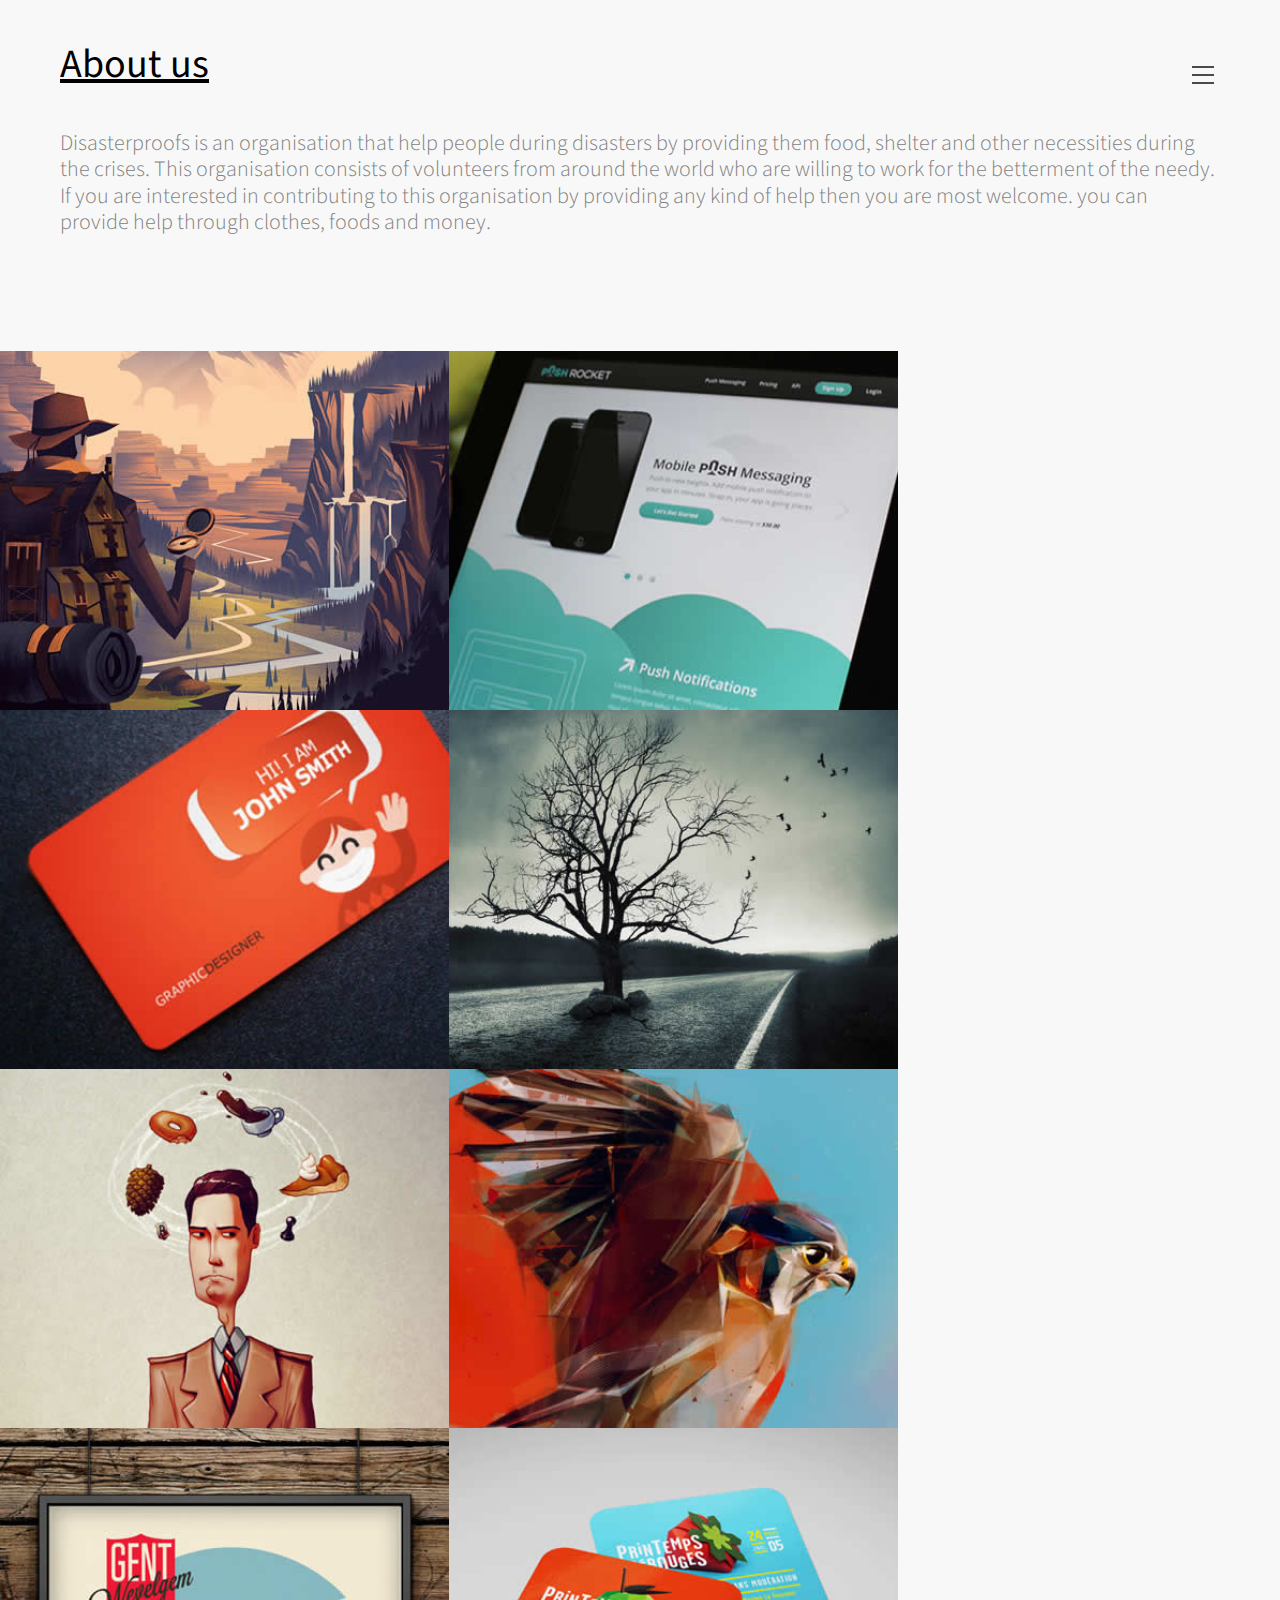
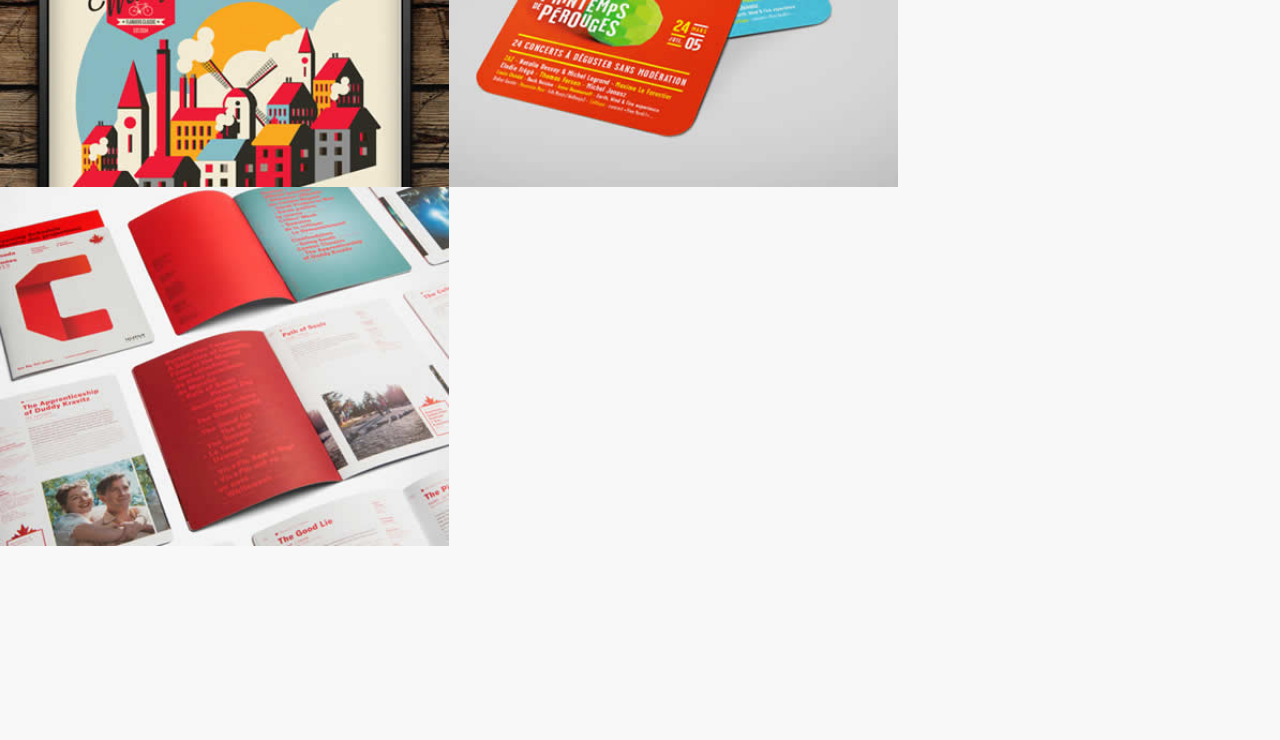
<file: Vihaan Hackathon/Vihaan2017HACKATHON-master/about us/index.html>
<!DOCTYPE html>
<html class="no-js">
<head>


    <!-- Meta info -->
    <meta http-equiv="Content-Type" content="text/html;charset=utf-8">
    <meta name="viewport" content="width=device-width, initial-scale=1.0">
    <title>About us</title>
    <meta content="" name="description">
    <meta name="author" content="">
    <meta name="format-detection" content="">

    <!-- Styles -->
    <link href='http://fonts.googleapis.com/css?family=Source+Sans+Pro:300,400,600' rel='stylesheet' type='text/css'>
    <link href="styles/main.css" rel="stylesheet" media="screen, print" type="text/css">
    <script src="lib/modernizr-2.6.2.js"></script>
</head>
<body>
    <div id="container" style="left: 0px;">
        <section id="content">
            
<header>
    <div id="pfd">
        <a href="index.html">
            <p class="what">About us</p>
        </a>
    </div>
    <div id="preamble" class="home">
        <div class="preamble">
	<h1>
		Disasterproofs is an organisation that help people during disasters by providing them food, shelter and other necessities during the crises.
		This organisation consists of volunteers from around the world who are willing to work for the betterment of the needy.
	
		If you are interested in contributing to this organisation by providing any kind of help then you are most welcome.
		you can provide help through clothes, foods and money.</h1>
	
<p>&nbsp;
	</p>

    </div>
</header>
<div id="our-work">
    <ul>
<li><img src="images/work/project-1.jpg" >
<img src="images/work/project-2.jpg" ></li>
<li><img src="images/work/project-3.jpg" ></li>
<li><img src="images/work/project-4.jpg" ></li>
<li><img src="images/work/project-5.jpg" ></li>
<li><img src="images/work/project-7.jpg" ></li><br>
<li><img src="images/work/project-8.jpg" ></li>
<li><img src="images/work/project-9.jpg" ></li>
<li><img src="images/work/project-10.jpg"></li>
<li><img src="images/work/project-11.jpg"></li>
</ul>
</div>

    
    
    <nav id="toc">
        <ul>
            <li>
                <a class="active" href="index.html">Members.</a></li>
            <li>
                <a href="..\prac.html">Home.</a></li>
            <li>
                <a href="..\login1.php">Login.</a></li>
        </ul>
	</nav>
       
       
    
    
    
    <script src="ajax/jquery-1.11.0.min.js"></script>
    <script src="scripts/pyaari-main.1.0.js"></script>
    <script src="scripts/pyaari-menu.1.0.js"></script>
    <script>
        $(document).ready(function () {
            PfdMenu._ctor();
        });
    </script>
    




</body>
</html>
</file>
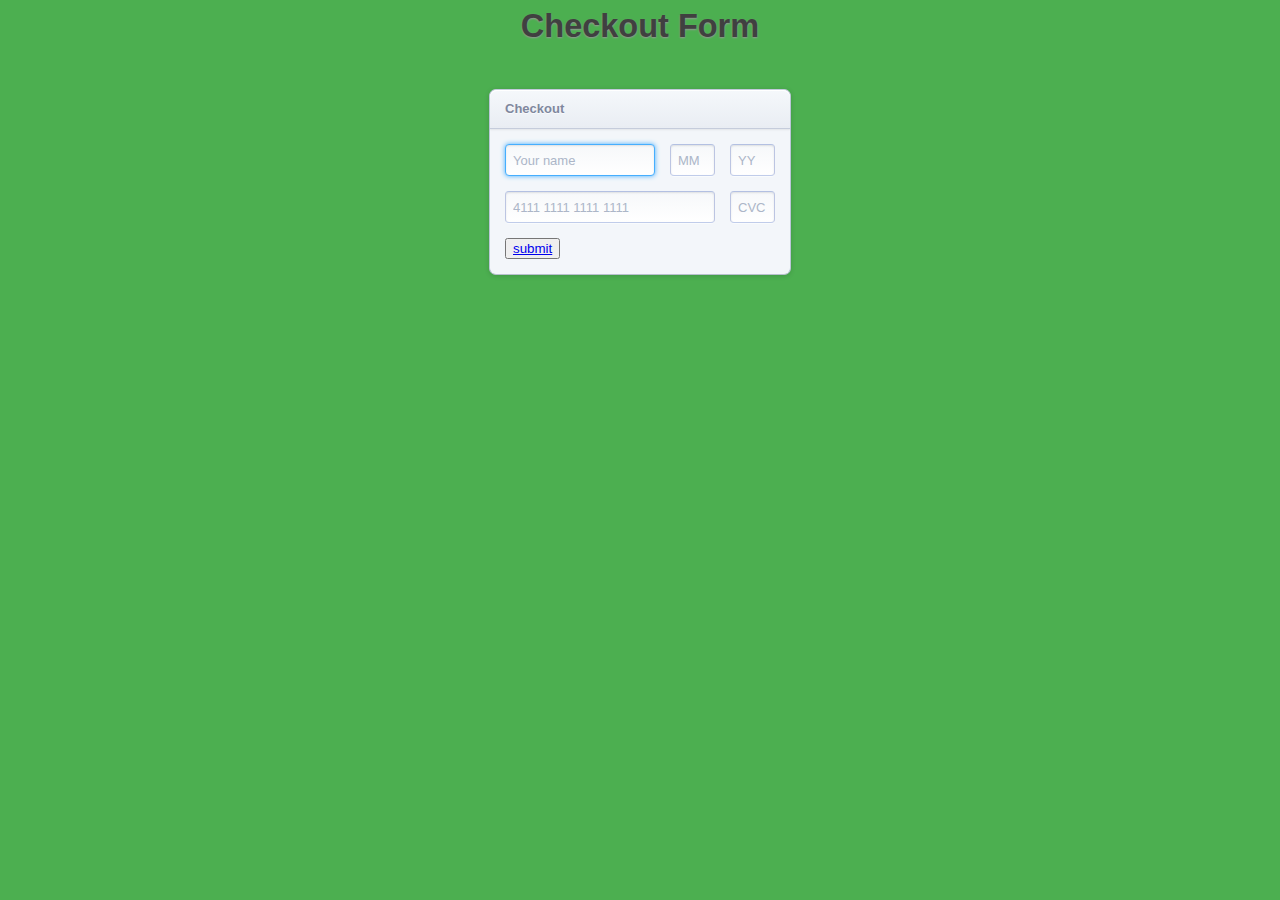
<file: Vihaan Hackathon/Vihaan2017HACKATHON-master/donate/index.html>
<!DOCTYPE html>
<html >
<head>
  <meta charset="UTF-8">
  <title>Checkout form</title>
  
  
  
      <link rel="stylesheet" href="css/style.css">

  
</head>

<body>

<hgroup class="heading">
<h1 class="major">Checkout Form </h1>
</hgroup> 


<form class="checkout">
    <div class="checkout-header">
      <h1 class="checkout-title">
        Checkout

      </h1>
    </div>
    <p>
      <input type="text" class="checkout-input checkout-name" placeholder="Your name" autofocus>
      <input type="text" class="checkout-input checkout-exp" placeholder="MM">
      <input type="text" class="checkout-input checkout-exp" placeholder="YY">
    </p>
    <p>
      <input type="text" class="checkout-input checkout-card" placeholder="4111 1111 1111 1111">
      <input type="text" class="checkout-input checkout-cvc" placeholder="CVC">
    </p>
    <p>
      <fieldset>
      <button name="submit" type="submit" id="contact-submit" data-submit="...Sending">
	  <a href="thankyou.html">submit</a></button>
    </fieldset>
    </p>
  </form>

  
  
    <script  src="js/index.js"></script>

</body>
</html>
</file>
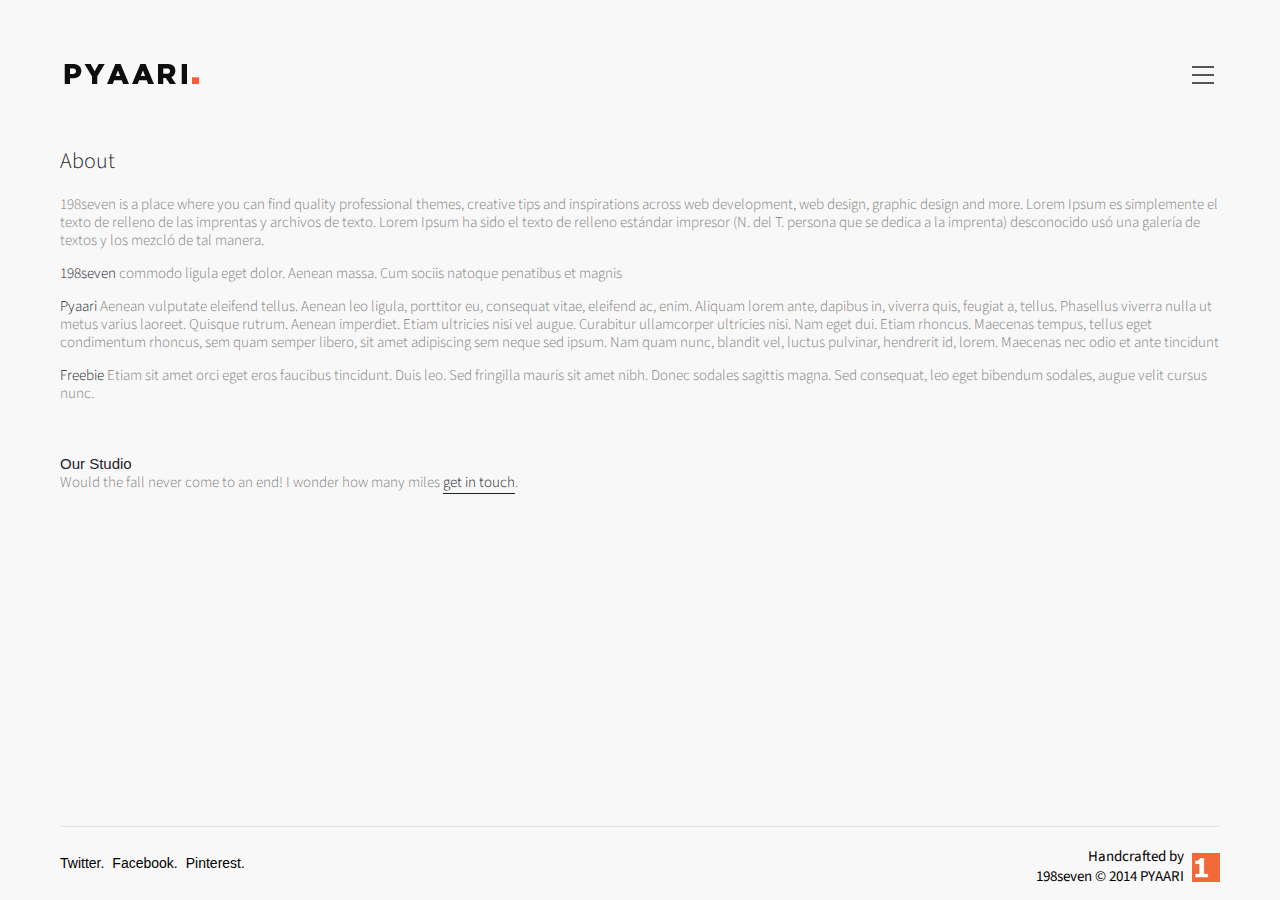
<file: Vihaan Hackathon/Vihaan2017HACKATHON-master/about us/about.html>
<!DOCTYPE html>
<html class="no-js">
<head>


    <!-- Meta info -->
    <meta http-equiv="Content-Type" content="text/html;charset=utf-8">
    <meta name="viewport" content="width=device-width, initial-scale=1.0">
    <title>About - 198seven</title>
    <meta content="" name="description">
    <meta name="author" content="">
    <meta name="format-detection" content="">

    <!-- Styles -->
    <link href='http://fonts.googleapis.com/css?family=Source+Sans+Pro:300,400,600' rel='stylesheet' type='text/css'>
    <link href="styles/main.css" rel="stylesheet" media="screen, print" type="text/css">
    <script src="lib/modernizr-2.6.2.js"></script>
</head>
<body>
    <div id="container">
        <section id="content">
            
<header>
    <div id="pfd">
        <a href="index.html">
            <img src="images/pyaari-logo.png" alt="Pyaari Website - For Website and Graphic Designers">
        </a>
    </div>
    
    <div id="preamble">
            <h1>About</h1>
			<p>198seven is a place where you can find quality professional themes, creative tips and inspirations across web development, web design, graphic design and more. Lorem Ipsum es simplemente el texto de relleno de las imprentas y archivos de texto. Lorem Ipsum ha sido el texto de relleno estándar impresor (N. del T. persona que se dedica a la imprenta) desconocido usó una galería de textos y los mezcló de tal manera.</p>
			<p><span class="strong">198seven</span> commodo ligula eget dolor. Aenean massa. Cum sociis natoque penatibus et magnis</p>
			<p><span class="strong">Pyaari</span> Aenean vulputate eleifend tellus. Aenean leo ligula, porttitor eu, consequat vitae, eleifend ac, enim. Aliquam lorem ante, dapibus in, viverra quis, feugiat a, tellus. Phasellus viverra nulla ut metus varius laoreet. Quisque rutrum. Aenean imperdiet. Etiam ultricies nisi vel augue. Curabitur ullamcorper ultricies nisi. Nam eget dui. Etiam rhoncus. Maecenas tempus, tellus eget condimentum rhoncus, sem quam semper libero, sit amet adipiscing sem neque sed ipsum. Nam quam nunc, blandit vel, luctus pulvinar, hendrerit id, lorem. Maecenas nec odio et ante tincidunt</p>
			<p class="space-after"><span class="strong">Freebie</span> Etiam sit amet orci eget eros faucibus tincidunt. Duis leo. Sed fringilla mauris sit amet nibh. Donec sodales sagittis magna. Sed consequat, leo eget bibendum sodales, augue velit cursus nunc.</p>
			<h3>Our Studio</h3>
			<p>Would the fall never come to an end! I wonder how many miles <a href="http://www.198seven.com/contact/">get in touch</a>.</p>
	</div>
</header>

         <footer id="msf">
            <div class="wrapper">
                <ul id="lets-be-social">
                    <li>
                        <a href="https://twitter.com/198sevenblog" rel="external" target="_blank" title="Follow 198seven on Twitter">Twitter.</a>
                    </li>
                    <li>
                        <a href="https://www.facebook.com/198sevenblog" rel="external" target="_blank" title="Be 198seven Facebook friend">Facebook.</a>
                    </li>
                    <li>
                        <a href="http://www.pinterest.com/198seven" rel="external" target="_blank" title="My Pinterest pins">Pinterest.</a>
                    </li>
                </ul>
                
                <div id="legal">
                	<span>Handcrafted by<br>198seven &copy; 2014 PYAARI</span>
                </div>
                
            </div><!-- wrapper -->
        </footer><!-- footer -->
    </div><!-- container -->
    
    
    <nav id="toc">
        <ul>
            <li>
                <a href="index.html">Work.</a></li>
            <li>
                <a class="active" href="about.html">About.</a></li>
            <li>
                <a href="what-we-do.html">What we do.</a></li>
        </ul>
	</nav>
        
    <div id="no-script">
        <div>
            <p>The Pyaari website is fully responsive and requires Javascript.<br> Please <a href="http://enable-javascript.com/">enable javascript</a> to use this site without issue.</p>
        </div>
    </div><!-- no-script -->
    
    <script src="ajax/jquery-1.11.0.min.js"></script>
    <script src="scripts/pyaari-main.1.0.js"></script>
    <script src="scripts/pyaari-menu.1.0.js"></script>
    <script>
        $(document).ready(function () {
            PfdMenu._ctor();
        });
    </script>
    

    <script>
    	$(document).ready(function(){
	       ReadMore.init();
    	})
    </script>


</body>
</html>
</file>
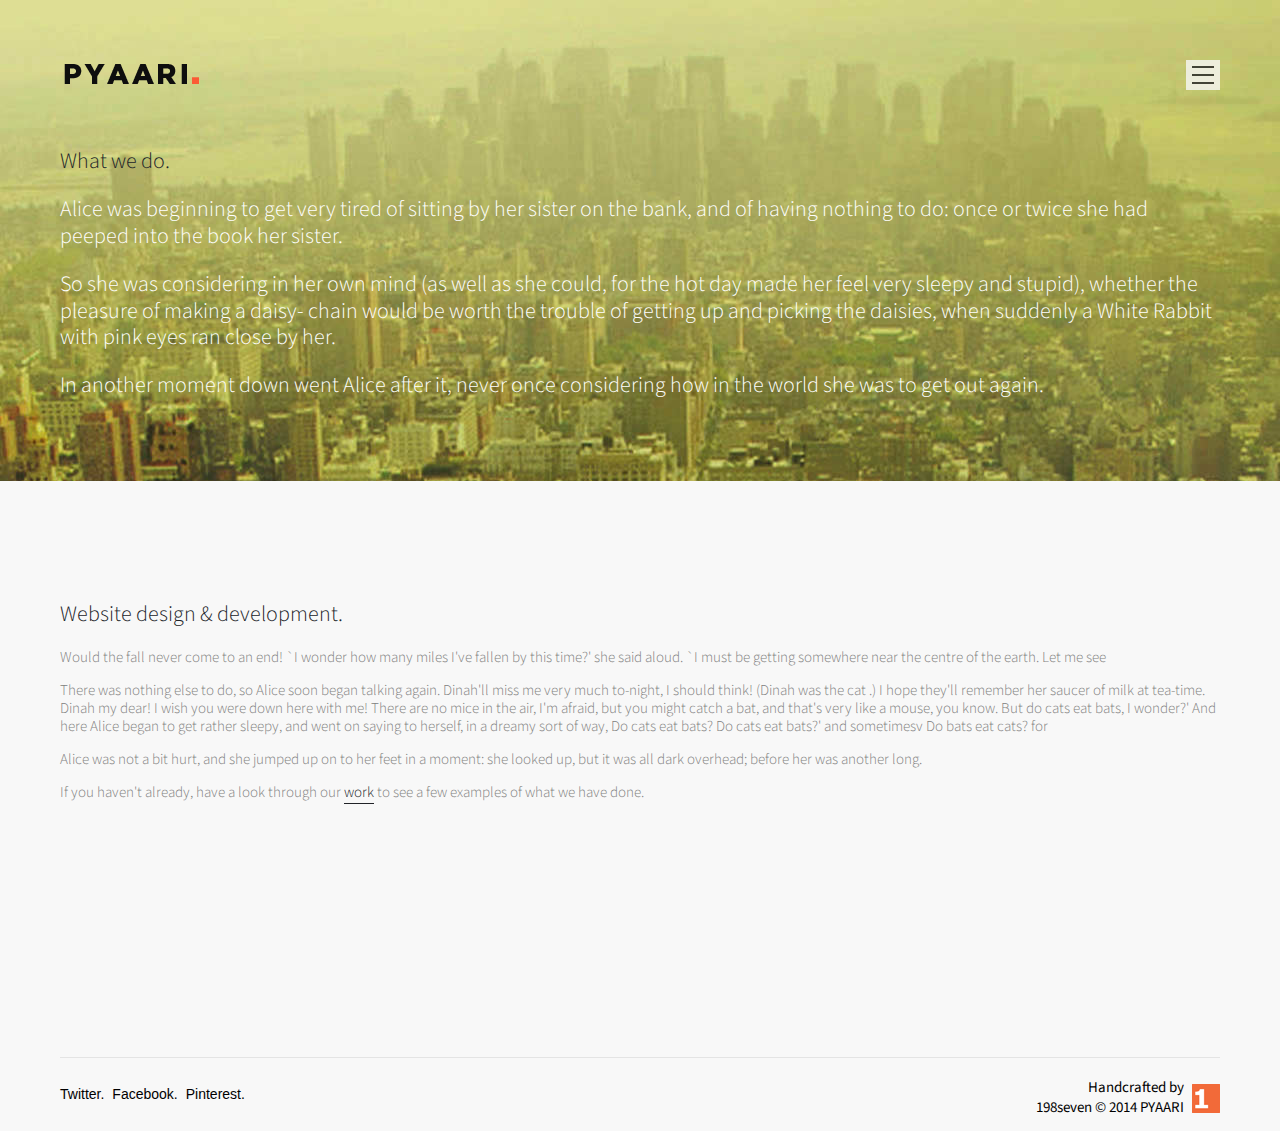
<file: Vihaan Hackathon/Vihaan2017HACKATHON-master/about us/what-we-do.html>
<!DOCTYPE html>
<html class="no-js">
<head>


    <!-- Meta info -->
    <meta http-equiv="Content-Type" content="text/html;charset=utf-8">
    <meta name="viewport" content="width=device-width, initial-scale=1.0">
    <title>What We Do - 198seven</title>
    <meta content="" name="description">
    <meta name="author" content="">
    <meta name="format-detection" content="">

    <!-- Styles -->
    <link href='http://fonts.googleapis.com/css?family=Source+Sans+Pro:300,400,600' rel='stylesheet' type='text/css'>
    <link href="styles/main.css" rel="stylesheet" media="screen, print" type="text/css">
    <script src="lib/modernizr-2.6.2.js"></script>
    
    
</head>
<body>
    <div id="container">
        <section id="content">
            
<div id="what-we-do">
	<header>
    	<div id="pfd">
        	<a href="index.html">
            	<img src="images/pyaari-logo.png" alt="Pyaari Website - For Website and Graphic Designers">
        	</a>
    	</div>
        
    	<div id="preamble">
        	<h1>What we do.</h1>
				<p class="em" style="color:#fff;">Alice was beginning to get very tired of sitting by her sister on the bank, and of having nothing to do: once or twice she had peeped into the book her sister.</p>
				<p class="em" style="color:#fff;">So she was considering in her own mind (as well as she could, for the hot day made her feel very sleepy and stupid), whether the pleasure of making a daisy- chain would be worth the trouble of getting up and picking the daisies, when suddenly a White Rabbit with pink eyes ran close by her.</p>
				<p class="em" style="color:#fff;">In another moment down went Alice after it, never once considering how in the world she was to get out again.</p>
		</div>
	</header>


	<section id="web-design">
		<article>
        	<h2>Website design &amp; development.</h2>
				<p>Would the fall never come to an end! `I wonder how many miles I've fallen by this time?' she said aloud. `I must be getting somewhere near the centre of the earth. Let me see</p>
				<p>There was nothing else to do, so Alice soon began talking again. Dinah'll miss me very much to-night, I should think! (Dinah was the cat .) I hope they'll remember her saucer of milk at tea-time. Dinah my dear! I wish you were down here with me! There are no mice in the air, I'm afraid, but you might catch a bat, and that's very like a mouse, you know. But do cats eat bats, I wonder?' And here Alice began to get rather sleepy, and went on saying to herself, in a dreamy sort of way, Do cats eat bats? Do cats eat bats?' and sometimesv Do bats eat cats? for</p>
				<p>Alice was not a bit hurt, and she jumped up on to her feet in a moment: she looked up, but it was all dark overhead; before her was another long.</p>
				<p>If you haven't already, have a look through our <a href="index.html">work</a> to see a few examples of what we have done.</p>

		</article>
	</section>
</div><!-- what we do -->


        <footer id="msf">
            <div class="wrapper">
                <ul id="lets-be-social">
                    <li>
                        <a href="https://twitter.com/198sevenblog" rel="external" target="_blank" title="Follow 198seven on Twitter">Twitter.</a>
                    </li>
                    <li>
                        <a href="https://www.facebook.com/198sevenblog" rel="external" target="_blank" title="Be 198seven Facebook friend">Facebook.</a>
                    </li>
                    <li>
                        <a href="http://www.pinterest.com/198seven" rel="external" target="_blank" title="My Pinterest pins">Pinterest.</a>
                    </li>
                </ul>
                
                <div id="legal">
                	<span>Handcrafted by<br>198seven &copy; 2014 PYAARI</span>
                </div>
                
            </div><!-- wrapper -->
        </footer><!-- footer -->
    </div><!-- container -->
    
    
    <nav id="toc">
        <ul>
            <li>
                <a href="index.html">Work.</a></li>
            <li>
                <a href="about.html">About.</a></li>
            <li>
                <a class="active" href="what-we-do.html">What we do.</a></li>
        </ul>
	</nav>
        
    <div id="no-script">
        <div>
            <p>The Pyaari website is fully responsive and requires Javascript.<br> Please <a href="http://enable-javascript.com/">enable javascript</a> to use this site without issue.</p>
        </div>
    </div><!-- no-script -->
    
    
    <script src="ajax/jquery-1.11.0.min.js"></script>
    <script src="scripts/pyaari-main.1.0.js"></script>
    <script src="scripts/pyaari-menu.1.0.js"></script>
    <script>
        $(document).ready(function () {
            PfdMenu._ctor();
        });
    </script>
    

    <script>
    	$(document).ready(function(){
	       ReadMore.init();
    	})
    </script>


</body>
</html>
</file>
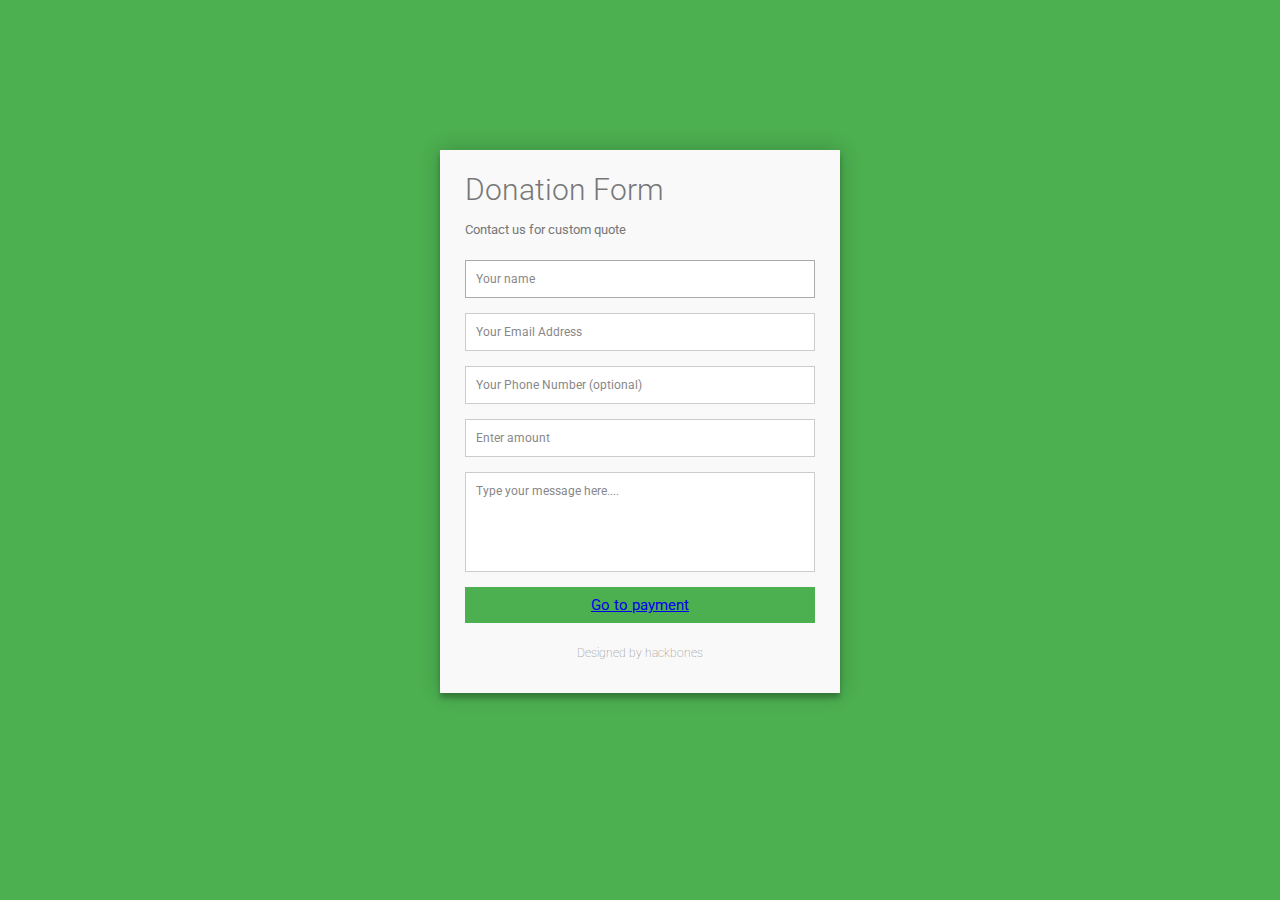
<file: Vihaan Hackathon/Vihaan2017HACKATHON-master/donate/donate.html>
<html>
<head>
<title>donation</title>
<meta charset="utf-8">
  <link rel="stylesheet" type="text/css" href="donate.css">
  </head>
<body>
<div class="container">  
  <form id="contact" action="" method="post">
    <h3>Donation Form</h3>
    <h4>Contact us for custom quote</h4>
    <fieldset>
      <input placeholder="Your name" type="text" tabindex="1" required autofocus>
    </fieldset>
    <fieldset>
      <input placeholder="Your Email Address" type="email" tabindex="2" required>
    </fieldset>
    <fieldset>
      <input placeholder="Your Phone Number (optional)" type="tel" tabindex="3" required>
    </fieldset>
    <fieldset>
      <input placeholder="Enter amount" type="url" tabindex="4" required>
    </fieldset>
    <fieldset>
      <textarea placeholder="Type your message here...." tabindex="5" required></textarea>
    </fieldset>
    <fieldset>
      <button name="submit" type="submit" id="contact-submit" data-submit="...Sending">
	  <a href="index.html"> Go to payment</a></button>
    </fieldset>
    <p class="copyright">Designed by hackbones</p>
  </form>
</div>
</body>
</file>
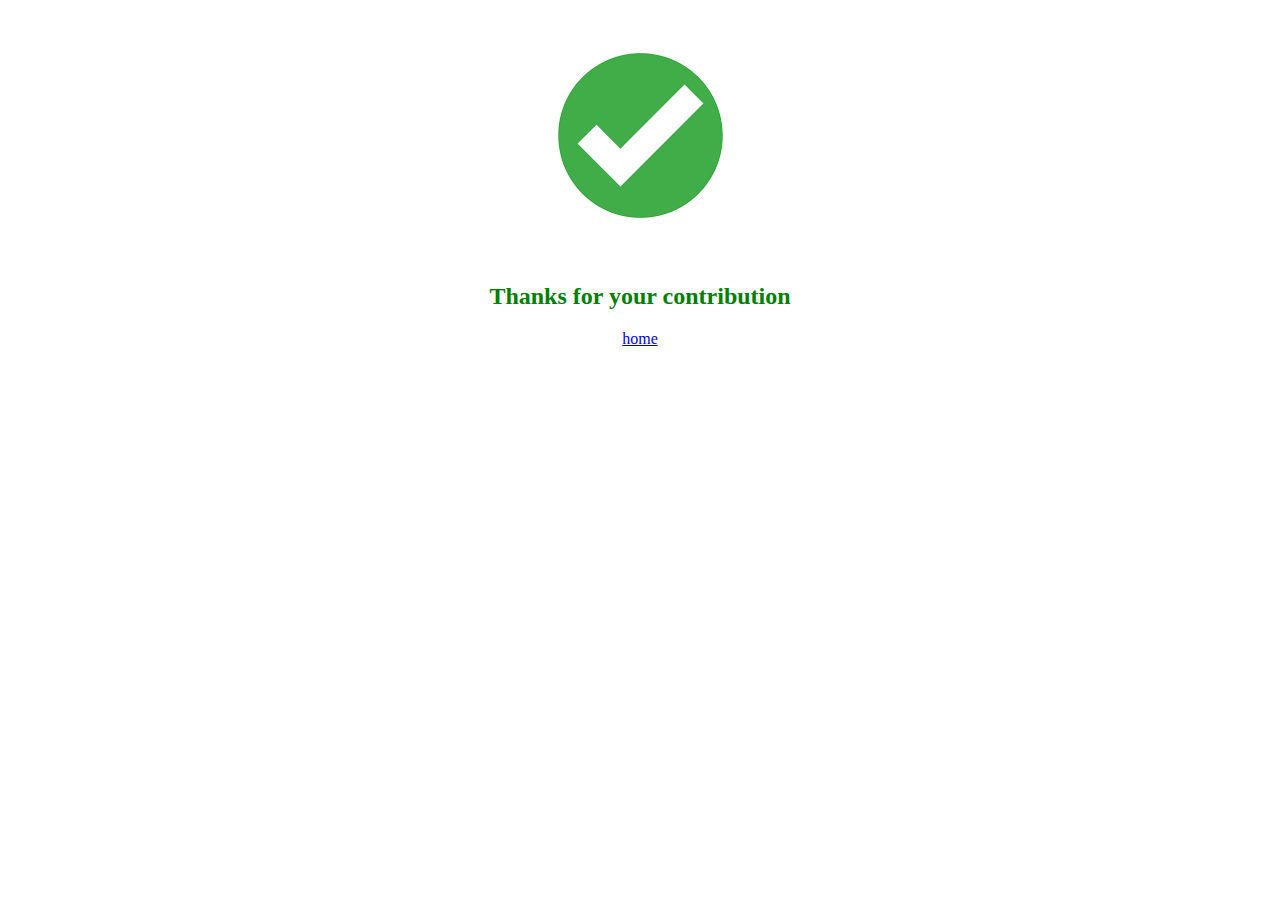
<file: Vihaan Hackathon/Vihaan2017HACKATHON-master/donate/thankyou.html>
<html>
<head>
<link rel="stylesheet" type="text/css" href="thanks.css">
<title> thanks </title>
<body>
	<div  align="middle"><img src="images.png"></div>
	<div align="middle" style="color:green"><h2>Thanks for your contribution</h2></div>
	<div align="middle" style="color:green"><a href="../prac.html">home</a></div>

</body>
</html>
</file>
<file: Vihaan Hackathon/Vihaan2017HACKATHON-master/about us/styles/main.css>
* {
  -moz-appearance: none;
  -moz-border-radius: 0;
  -webkit-appearance: none;
  -webkit-border-radius: 0;
  margin: 0;
  padding: 0; }

.cf {
  zoom: 1; }

.cf:after,
.cf:before {
  content: ' ';
  display: table; }

.cf:after {
  clear: both; }

a:link,
a:visited {
  color: inherit; }

a:hover,
a:active {
  outline: 0; }

a:focus {
  outline: thin dotted; }

h1, h2, h3, h4, h5, h6 {
  font-size: 100%; }

img {
  border-style: none;
  vertical-align: bottom; }

fieldset {
  border-style: none; }

html, body {
  height: 100%; }

body {
  -moz-text-size-adjust: none;
  -ms-text-size-adjust: none;
  -webkit-text-size-adjust: none;
  background-color: #f8f8f8;
  font: normal normal 62.5%/1em 'Source Sans Pro', sans-serif;
  font-size: 62.5%; }

article, aside, details, figcaption, figure, footer, header, hgroup, main, menu, nav, section, summary {
  display: block; }

audio, canvas, video {
  display: inline-block; }


.what{
	font-size:40px;
	text-indent:no-underline;
}
#no-script{background-color:#212328;color:#80807e;display:none;left:0;height:130px;position:fixed;top:0;width:100%;z-index:10000}
#no-script div{font-size:14px;font-weight:300;line-height:1em;padding:60px;text-align:left;width:100%;}
#no-script a{color:#fff;text-decoration:underline;}
#no-script a:active,#no-script a:hover{color:#80807e;text-decoration:none;}
.no-js #no-script{display:block;}
.no-js body{margin-top:75px;}
#container{min-height:100%;position:relative;}
section#content{padding-bottom:194px;}
section#content .strong{color:#212328;}
section#content header{padding:0 60px 60px;}
section#content #pfd{padding:60px 0}
section#content #pfd img{height:28px;width:140px}section#content #preamble,section#content article{max-width:1200px}section#content #preamble h1,section#content article h1{color:#212328;font:300 22px/1.2em Source Sans Pro,sans-serif;padding-bottom:1em}section#content #preamble h2,section#content article h2{color:#80807e;font:300 15px/1.4em museo-sans,sans-serif;padding-bottom:1em}section#content #preamble h3,section#content article h3{color:#212328;font:300 15px/1.4em museo-sans,sans-serif}section#content #preamble p,section#content article p{color:#80807e;font:300 15px/1.2em Source Sans Pro,sans-serif;padding-bottom:1em}section#content #preamble p.space-after,section#content article p.space-after{padding-bottom:50px}section#content #preamble .em,section#content article .em{color:#80807e;font:300 22px/1.2em Source Sans Pro,sans-serif;padding-bottom:1em}section#content #preamble a,section#content article a{border-bottom:1px solid #212328;color:#212328;text-decoration:none}section#content #preamble a:hover,section#content article a:hover{border-bottom-color:#80807e;color:#80807e}section#content #preamble.home h1{color:#80807e}section#content #our-work{zoom:1}section#content #our-work:after,section#content #our-work:before{content:' ';display:table}section#content #our-work:after{clear:both}section#content #our-work{margin-bottom:0}section#content #our-work ul{list-style:none}section#content #our-work ul li{display:block;float:left;height:359px;width:449px;position:relative}section#content #our-work ul li a{text-decoration:none}section#content #our-work ul li img{width:100%}section#content #our-work ul li .overlay{background-color:rgba(248,129,75,.9);height:100%;left:0;position:absolute;top:0;width:100%;opacity:0;-webkit-transition:all .4s ease-in-out;-moz-transition:all .4s ease-in-out;-o-transition:all .4s ease-in-out;-ms-transition:all .4s ease-in-out;transition:all .4s ease-in-out}section#content #our-work ul li .overlay:hover{background-color:rgba(248,129,75,.9);height:100%;left:0;position:absolute;top:0;width:100%;opacity:1;-webkit-transition:all .4s ease-in-out;-moz-transition:all .4s ease-in-out;-o-transition:all .4s ease-in-out;-ms-transition:all .4s ease-in-out;transition:all .4s ease-in-out}section#content #our-work ul li .overlay summary{bottom:30px;left:60px;padding-right:30px;position:absolute}section#content #our-work ul li .overlay summary h2{background:url(../images/pfd-sprites.png) no-repeat left bottom;color:#fff;font:400 20px/1em Source Sans Pro,sans-serif;padding-bottom:15px}section#content #our-work ul li .overlay summary h3{color:#813815;font:300 15px/0.9em Source Sans Pro,sans-serif;padding-top:12px}section#content #our-work ul li .overlay .loves{-moz-borderradius:40px;-webkit-borderradius:40px;background-color:#fff;border-radius:40px;height:80px;position:absolute;right:60px;text-align:center;top:60px;width:80px}section#content #our-work ul li .overlay .loves span{background:transparent url(../images/pfd-sprites.png) no-repeat right -121px;color:#ed7b47;font:300 15px/1.4em museo-sans,sans-serif;line-height:80px;padding-right:25px}section#content #pfd-work{position:relative;zoom:1}section#content #pfd-work footer{bottom:-80px;padding:50px 60px 0;position:absolute;right:0}section#content #pfd-work footer #other-projects{float:right;list-style:none}section#content #pfd-work footer #other-projects li{float:left;margin-left:12px}section#content #pfd-work footer #other-projects a{background:#f8f8f8 url(../images/pfd-sprites.png) no-repeat;display:block;height:30px;text-indent:-8000px;width:34px}section#content #pfd-work footer #other-projects a.previous-work{background-position:0 -30px}section#content #pfd-work footer #other-projects a.next-work{background-position:0 -60px}section#content #pfd-work:after,section#content #pfd-work:before{content:' ';display:table}section#content #pfd-work:after{clear:both}section#content #work-bio{left:0;position:fixed;top:0;width:40%}section#content #work-bio #preamble h1{line-height:1em;padding-bottom:0}section#content #work-bio #preamble h2,section#content #work-bio #preamble p.space-after{padding-bottom:50px}section#content #work-bio #links{height:80px;list-style:none;margin:40px 0}section#content #work-bio #links li{float:left;margin-right:40px}section#content #work-bio #links #ilovethis{-moz-borderradius:40px;-webkit-borderradius:40px;background-color:#fc3e3c;border-radius:40px;cursor:pointer;display:block;height:80px;text-align:center;width:80px}section#content #work-bio #links #ilovethis span{background:transparent url(../images/pfd-sprites.png) no-repeat right -201px;color:#fff;font:300 15px/1.4em museo-sans,sans-serif;line-height:80px;padding-right:25px}section#content #work-bio #links #ilovethis.unloved,section#content #work-bio #links #ilovethis:hover{background:#212328 url(../images/pfd-sprites.png) no-repeat 10px -170px}section#content #work-bio #links #ilovethis.unloved span,section#content #work-bio #links #ilovethis:hover span{display:none}section#content #work-bio #links #ilovethis.loved:hover{background-image:none}section#content #work-bio #links #ilovethis.loved:hover span{display:inline}section#content #work-bio #links #home{-moz-borderradius:40px;-webkit-borderradius:40px;background:#fc3e3c url(../images/pfd-sprites.png) no-repeat 50% -250px;border-radius:40px;cursor:pointer;display:block;height:80px;text-indent:-8000px;width:80px}section#content #work-visuals{float:right;width:60%}section#content #work-visuals ul{list-style:none}section#content #work-visuals ul li{line-height:0;margin-bottom:10px}section#content #work-visuals ul li img{width:100%}section#content #preamble a.read-more{border-style:none;color:#212328;font:300 15px/1.4em Source Sans Pro,sans-serif;text-decoration:none}section#content #preamble a.read-more:hover{color:#80807e}section #what-we-do header{background:transparent url(../images/grass.jpg) no-repeat 50% top fixed;padding:0 60px}section#content #what-we-do header #preamble{padding-bottom:60px}section #what-we-do article{padding:120px 60px}section #what-we-do article h2{color:#212328;font:300 22px/1.2em Source Sans Pro,sans-serif}section#content footer#msf{bottom:0;left:0;position:absolute;width:100%}footer#msf .wrapper{border-top:1px solid #e4e4e4;height:73px;margin:0 60px}footer#msf ul#lets-be-social{float:left;width:230px;list-style:none}footer#msf ul#lets-be-social li{float:left;padding-right:8px}footer#msf div#legal{float:right;font:400 15px/1em Source Sans Pro,sans-serif;text-align:right;width:300px}footer#msf div#legal span{padding-right:36px}footer#msf li a,footer#msf span{line-height:73px}footer#msf #legal span{line-height:20px;margin-top:20px;display:block;background:url(../images/footer-198seven.png) right center no-repeat}footer#msf a{font:300 14px museo-sans,sans-serif;text-decoration:none}footer#msf a:hover{color:#80807e}nav#toc{background-color:#212328;height:100%;position:fixed;right:-240px;top:0;width:240px}nav#toc ul{list-style:none;padding:60px 40px 0}nav#toc ul li{border-top:1px solid #424650;padding:4px 0 5px}nav#toc ul li a{color:#80807e;font:300 15px/2em museo-sans,sans-serif;text-decoration:none}nav#toc ul li a.active,nav#toc ul li a:hover{color:#fff}nav#toc ul li:first-child{border-top:none}nav#toc a#toc-actuator{background:#f8f8f8 url(../images/pfd-sprites.png) no-repeat left top;cursor:pointer;display:block;height:30px;left:-94px;position:absolute;text-indent:-8000px;top:60px;width:34px;z-index:5000}@media screen and (max-width:1200px){footer#msf .wrapper{margin:0 30px}section#content header{padding:0 30px 60px}section#content #pfd{padding-top:30px}section#content #our-work ul li .overlay summary{left:30px}section#content #our-work ul li .overlay .loves{right:30px;top:30px}section#content #pfd-work footer{padding:50px 30px 0}section#content #what-we-do header{padding:0 30px}section#content #what-we-do article{padding:120px 30px}section#content #what-we-do #web-design .parallax{background:#ededeb url(/images/web-development-med.jpg) no-repeat 50% 0!important;height:750px}section#content #what-we-do #identity article{padding:120px 30px}nav#toc ul{padding-top:30px}nav#toc a#toc-actuator{left:-64px;top:30px}}@media screen and (max-width:768px){section#content #work-bio{float:none;position:relative;width:auto}section#content #work-visuals{float:none;width:auto}section#content #pfd-work #links{display:none}section#content #what-we-do section{height:auto!important}section#content #what-we-do section article{padding:60px 30px}section#content #what-we-do #web-design .parallax{background:#ededeb url(/images/web-development-sm.jpg) no-repeat 50% 0!important;height:460px}section#content #what-we-do #identity{border-bottom:none}section#content #what-we-do #identity article{padding:60px 30px}section#content #pfd-about #example-photographs li,section#content #what-we-do #photography #example-photographs li{width:100%!important}section#content p.em{font:300 15px/1.4em museo-sans,sans-serif!important}}@media screen and (max-width:460px){section#content{padding-bottom:234px}section#content #what-we-do #photography #example-photographs li{min-height:50px}footer#msf .wrapper{padding:20px 0}footer#msf ul#lets-be-social{float:none;width:auto;zoom:1}footer#msf ul#lets-be-social:after,footer#msf ul#lets-be-social:before{content:' ';display:table}footer#msf ul#lets-be-social:after{clear:both}footer#msf div#legal{float:none;width:auto}footer#msf div#legal span{display:block;padding-left:0;text-align:left}footer#msf li a,footer#msf span{line-height:2em}}
</file>
<file: Vihaan Hackathon/Vihaan2017HACKATHON-master/donate/css/style.css>
html, body, div, span, applet, object, iframe,
h1, h2, h3, h4, h5, h6, p, blockquote, pre,
a, abbr, acronym, address, big, cite, code,
del, dfn, em, img, ins, kbd, q, s, samp,
small, strike, strong, sub, sup, tt, var,
b, u, i, center,
dl, dt, dd, ol, ul, li,
fieldset, form, label, legend,
table, caption, tbody, tfoot, thead, tr, th, td,
article, aside, canvas, details, embed,
figure, figcaption, footer, header, hgroup,
menu, nav, output, ruby, section, summary,
time, mark, audio, video {
  margin: 0;
  padding: 0;
  border: 0;
  font-size: 100%;
  font: inherit;
  vertical-align: baseline;
}

article, aside, details, figcaption, figure,
footer, header, hgroup, menu, nav, section {
  display: block;
}

body {
  line-height: 1;
    background: #4CAF50;
}

/* the heading formating starts here */

.heading {
position: relative;
margin-bottom: 2.5em;
margin-top: 1em;
line-height: 2em;
text-align: center;
}

.heading>.major {
margin-bottom: .25em;
font-family: PTSansBold,Helvetica,Arial,sans-serif;
font-size: 2.5em;
font-weight: bold;
  text-shadow: 0px 1px 2px rgba(150, 150, 150, 1);
}

/* end of heading section */

ol, ul {
  list-style: none;
}

blockquote, q {
  quotes: none;
}

blockquote:before, blockquote:after,
q:before, q:after {
  content: '';
  content: none;
}

table {
  border-collapse: collapse;
  border-spacing: 0;
}

.about {
  margin: 70px auto 40px;
  padding: 8px;
  width: 260px;
  font: 10px/18px 'Lucida Grande', Arial, sans-serif;
  color: #bbb;
  text-align: center;
  text-shadow: 0 -1px rgba(0, 0, 0, 0.3);
    background: #4CAF50;
  background: rgba(34, 34, 34, 0.8);
  border-radius: 4px;
  background-image: -webkit-linear-gradient(top, rgba(0, 0, 0, 0), rgba(0, 0, 0, 0.3));
  background-image: -moz-linear-gradient(top, rgba(0, 0, 0, 0), rgba(0, 0, 0, 0.3));
  background-image: -o-linear-gradient(top, rgba(0, 0, 0, 0), rgba(0, 0, 0, 0.3));
  background-image: linear-gradient(to bottom, rgba(0, 0, 0, 0), rgba(0, 0, 0, 0.3));
  -webkit-box-shadow: inset 0 0 0 1px rgba(0, 0, 0, 0.2), 0 0 6px rgba(0, 0, 0, 0.4);
  box-shadow: inset 0 0 0 1px rgba(0, 0, 0, 0.2), 0 0 6px rgba(0, 0, 0, 0.4);
}
.about a {
  color: #eee;
  text-decoration: none;
  border-radius: 2px;
  -webkit-transition: background 0.1s;
  -moz-transition: background 0.1s;
  -o-transition: background 0.1s;
  transition: background 0.1s;
}
.about a:hover {
  text-decoration: none;
  background: #555;
  background: rgba(255, 255, 255, 0.15);
}

.about-links {
  height: 30px;
}
.about-links > a {
  float: left;
  width: 50%;
  line-height: 30px;
  font-size: 12px;
}

.about-author {
  margin-top: 5px;
}
.about-author > a {
  padding: 1px 3px;
  margin: 0 -1px;
}


body {
  font: 13px/20px 'Lucida Grande', Verdana, sans-serif;
  color: #404040;
    background: #4CAF50;
}

.checkout {
  width: 270px;
  margin: 50px auto;
  padding: 15px;
  background: #f3f6fa;
  border: 1px solid;
  border-color: #c2cadb #bbc5d6 #b7c0cd;
  border-radius: 7px;
  -webkit-box-shadow: 0 1px 5px rgba(0, 0, 0, 0.15);
  box-shadow: 0 1px 5px rgba(0, 0, 0, 0.15);
}
.checkout > p {
  zoom: 1;
}
.checkout > p:before, .checkout > p:after {
  content: '';
  display: table;
}
.checkout > p:after {
  clear: both;
}
.checkout > p + p {
  margin-top: 15px;
}

.checkout-header {
  position: relative;
  margin: -15px -15px 15px;
}

.checkout-title {
  padding: 0 15px;
  line-height: 38px;
  font-size: 13px;
  font-weight: bold;
  color: #7f889e;
  text-shadow: 0 1px rgba(255, 255, 255, 0.7);
  background: #eceff5;
  border-bottom: 1px solid #c5ccdb;
  border-radius: 7px 7px 0 0;
  background-image: -webkit-linear-gradient(top, #f5f8fb, #e9edf3);
  background-image: -moz-linear-gradient(top, #f5f8fb, #e9edf3);
  background-image: -o-linear-gradient(top, #f5f8fb, #e9edf3);
  background-image: linear-gradient(to bottom, #f5f8fb, #e9edf3);
  -webkit-box-shadow: inset 0 1px white;
  box-shadow: inset 0 1px white;
}
.checkout-title:before {
  content: '';
  position: absolute;
  bottom: 0;
  left: 0;
  right: 0;
  height: 2px;
  -webkit-box-shadow: 0 1px 2px rgba(0, 0, 0, 0.08);
  box-shadow: 0 1px 2px rgba(0, 0, 0, 0.08);
}

.checkout-price {
  position: absolute;
  top: -14px;
  right: -14px;
  width: 40px;
  font: 14px/40px Helvetica, Arial, sans-serif;
  color: white;
  text-align: center;
  text-shadow: 0 -1px 1px rgba(0, 0, 0, 0.3);
  text-indent: -1px;
  letter-spacing: -1px;
  background: #e54930;
  border: 1px solid;
  border-color: #b33323 #ab3123 #982b1f;
  border-radius: 21px;
  -webkit-user-select: none;
  -moz-user-select: none;
  -ms-user-select: none;
  user-select: none;
  background-image: -webkit-linear-gradient(top, #f75a3b, #d63b29);
  background-image: -moz-linear-gradient(top, #f75a3b, #d63b29);
  background-image: -o-linear-gradient(top, #f75a3b, #d63b29);
  background-image: linear-gradient(to bottom, #f75a3b, #d63b29);
  -webkit-box-shadow: inset 0 1px 1px rgba(255, 255, 255, 0.3), 0 1px 2px rgba(0, 0, 0, 0.2);
  box-shadow: inset 0 1px 1px rgba(255, 255, 255, 0.3), 0 1px 2px rgba(0, 0, 0, 0.2);
}
.checkout-price:before {
  content: '';
  position: absolute;
  top: 3px;
  bottom: 3px;
  left: 3px;
  right: 3px;
  border: 2px solid #f5f8fb;
  border-radius: 18px;
  -webkit-box-shadow: inset 0 1px 1px rgba(255, 255, 255, 0.2), inset 0 -1px 1px rgba(0, 0, 0, 0.25), 0 -1px 1px rgba(0, 0, 0, 0.25);
  box-shadow: inset 0 1px 1px rgba(255, 255, 255, 0.2), inset 0 -1px 1px rgba(0, 0, 0, 0.25), 0 -1px 1px rgba(0, 0, 0, 0.25);
}

input {
  margin: 0;
  line-height: normal;
  font-family: inherit;
  font-size: 100%;
  -webkit-box-sizing: border-box;
  -moz-box-sizing: border-box;
  box-sizing: border-box;
}

.checkout-input {
  float: left;
  padding: 0 7px;
  height: 32px;
  color: #525864;
  background: white;
  border: 1px solid;
  border-color: #b3c0e2 #bcc5e2 #c0ccea;
  border-radius: 4px;
  background-image: -webkit-linear-gradient(top, #f6f8fa, white);
  background-image: -moz-linear-gradient(top, #f6f8fa, white);
  background-image: -o-linear-gradient(top, #f6f8fa, white);
  background-image: linear-gradient(to bottom, #f6f8fa, white);
  -webkit-box-shadow: inset 0 1px 2px rgba(0, 0, 0, 0.1), 0 1px rgba(255, 255, 255, 0.5);
  box-shadow: inset 0 1px 2px rgba(0, 0, 0, 0.1), 0 1px rgba(255, 255, 255, 0.5);
}
.checkout-input:focus {
  border-color: #46aefe;
  outline: none;
  -webkit-box-shadow: inset 0 1px 2px rgba(0, 0, 0, 0.1), 0 0 5px #46aefe;
  box-shadow: inset 0 1px 2px rgba(0, 0, 0, 0.1), 0 0 5px #46aefe;
}
.lt-ie9 .checkout-input {
  line-height: 30px;
}

.checkout-name {
  width: 150px;
}

.checkout-card {
  width: 210px;
}

.checkout-exp,
.checkout-cvc {
  margin-left: 15px;
  width: 45px;
}

.checkout-btn {
  width: 100%;
  height: 34px;
  padding: 0;
  font-weight: bold;
  color: white;
  text-align: center;
  text-shadow: 0 -1px 1px rgba(0, 0, 0, 0.2);
  border: 1px solid;
  border-color: #1486f9 #0f7de9 #0d6acf;
  background: #1993fb;
  border-radius: 4px;
  background-image: -webkit-linear-gradient(top, #4cb1fe, #229afc 40%, #138df6);
  background-image: -moz-linear-gradient(top, #4cb1fe, #229afc 40%, #138df6);
  background-image: -o-linear-gradient(top, #4cb1fe, #229afc 40%, #138df6);
  background-image: linear-gradient(to bottom, #4cb1fe, #229afc 40%, #138df6);
  -webkit-box-shadow: inset 0 1px rgba(255, 255, 255, 0.2), 0 1px 2px rgba(0, 0, 0, 0.2);
  box-shadow: inset 0 1px rgba(255, 255, 255, 0.2), 0 1px 2px rgba(0, 0, 0, 0.2);
}
.checkout-btn:active {
  text-shadow: 0 1px 1px rgba(0, 0, 0, 0.2);
  border-color: #075bba #0c69d2 #0f7de9;
  background-image: -webkit-linear-gradient(top, #1281dc, #1593fc);
  background-image: -moz-linear-gradient(top, #1281dc, #1593fc);
  background-image: -o-linear-gradient(top, #1281dc, #1593fc);
  background-image: linear-gradient(to bottom, #1281dc, #1593fc);
  -webkit-box-shadow: inset 0 1px 4px rgba(0, 0, 0, 0.1), 0 1px rgba(255, 255, 255, 0.5);
  box-shadow: inset 0 1px 4px rgba(0, 0, 0, 0.1), 0 1px rgba(255, 255, 255, 0.5);
}

:-moz-placeholder {
  color: #acb6c8 !important;
}

::-moz-placeholder {
  color: #acb6c8 !important;
  opacity: 1;
}

::-webkit-input-placeholder {
  color: #acb6c8;
}

:-ms-input-placeholder {
  color: #acb6c8;
}

::-moz-focus-inner {
  padding: 0 !important;
  border: 0 !important;
}
</file>
<file: Vihaan Hackathon/Vihaan2017HACKATHON-master/donate/donate.css>
@import url(https://fonts.googleapis.com/css?family=Roboto:400,300,600,400italic);
* {
  margin: 0;
  padding: 0;
  box-sizing: border-box;
  -webkit-box-sizing: border-box;
  -moz-box-sizing: border-box;
  -webkit-font-smoothing: antialiased;
  -moz-font-smoothing: antialiased;
  -o-font-smoothing: antialiased;
  font-smoothing: antialiased;
  text-rendering: optimizeLegibility;
}
body {
  font-family: "Roboto", Helvetica, Arial, sans-serif;
  font-weight: 100;
  font-size: 12px;
  line-height: 30px;
  color: #777;
  background: #4CAF50;
}

.container {
  max-width: 400px;
  width: 100%;
  margin: 0 auto;
  position: relative;
}

#contact input[type="text"],
#contact input[type="email"],
#contact input[type="tel"],
#contact input[type="url"],
#contact textarea,
#contact button[type="submit"] {
  font: 400 12px/16px "Roboto", Helvetica, Arial, sans-serif;
}

#contact {
  background: #F9F9F9;
  padding: 25px;
  margin: 150px 0;
  box-shadow: 0 0 20px 0 rgba(0, 0, 0, 0.2), 0 5px 5px 0 rgba(0, 0, 0, 0.24);
}

#contact h3 {
  display: block;
  font-size: 30px;
  font-weight: 300;
  margin-bottom: 10px;
}

#contact h4 {
  margin: 5px 0 15px;
  display: block;
  font-size: 13px;
  font-weight: 400;
}

fieldset {
  border: medium none !important;
  margin: 0 0 10px;
  min-width: 100%;
  padding: 0;
  width: 100%;
}

#contact input[type="text"],
#contact input[type="email"],
#contact input[type="tel"],
#contact input[type="url"],
#contact textarea {
  width: 100%;
  border: 1px solid #ccc;
  background: #FFF;
  margin: 0 0 5px;
  padding: 10px;
}

#contact input[type="text"]:hover,
#contact input[type="email"]:hover,
#contact input[type="tel"]:hover,
#contact input[type="url"]:hover,
#contact textarea:hover {
  -webkit-transition: border-color 0.3s ease-in-out;
  -moz-transition: border-color 0.3s ease-in-out;
  transition: border-color 0.3s ease-in-out;
  border: 1px solid #aaa;
}

#contact textarea {
  height: 100px;
  max-width: 100%;
  resize: none;
}

#contact button[type="submit"] {
  cursor: pointer;
  width: 100%;
  border: none;
  background: #4CAF50;
  color: #FFF;
  margin: 0 0 5px;
  padding: 10px;
  font-size: 15px;
}

#contact button[type="submit"]:hover {
  background: #43A047;
  -webkit-transition: background 0.3s ease-in-out;
  -moz-transition: background 0.3s ease-in-out;
  transition: background-color 0.3s ease-in-out;
}

#contact button[type="submit"]:active {
  box-shadow: inset 0 1px 3px rgba(0, 0, 0, 0.5);
}

.copyright {
  text-align: center;
}

#contact input:focus,
#contact textarea:focus {
  outline: 0;
  border: 1px solid #aaa;
}

::-webkit-input-placeholder {
  color: #888;
}

:-moz-placeholder {
  color: #888;
}

::-moz-placeholder {
  color: #888;
}

:-ms-input-placeholder {
  color: #888;
}
</file>
<file: Vihaan Hackathon/Vihaan2017HACKATHON-master/donate/thanks.css>
.th{
	margin-top:10px;
	background-color:#F9F9F9;
}
</file>
